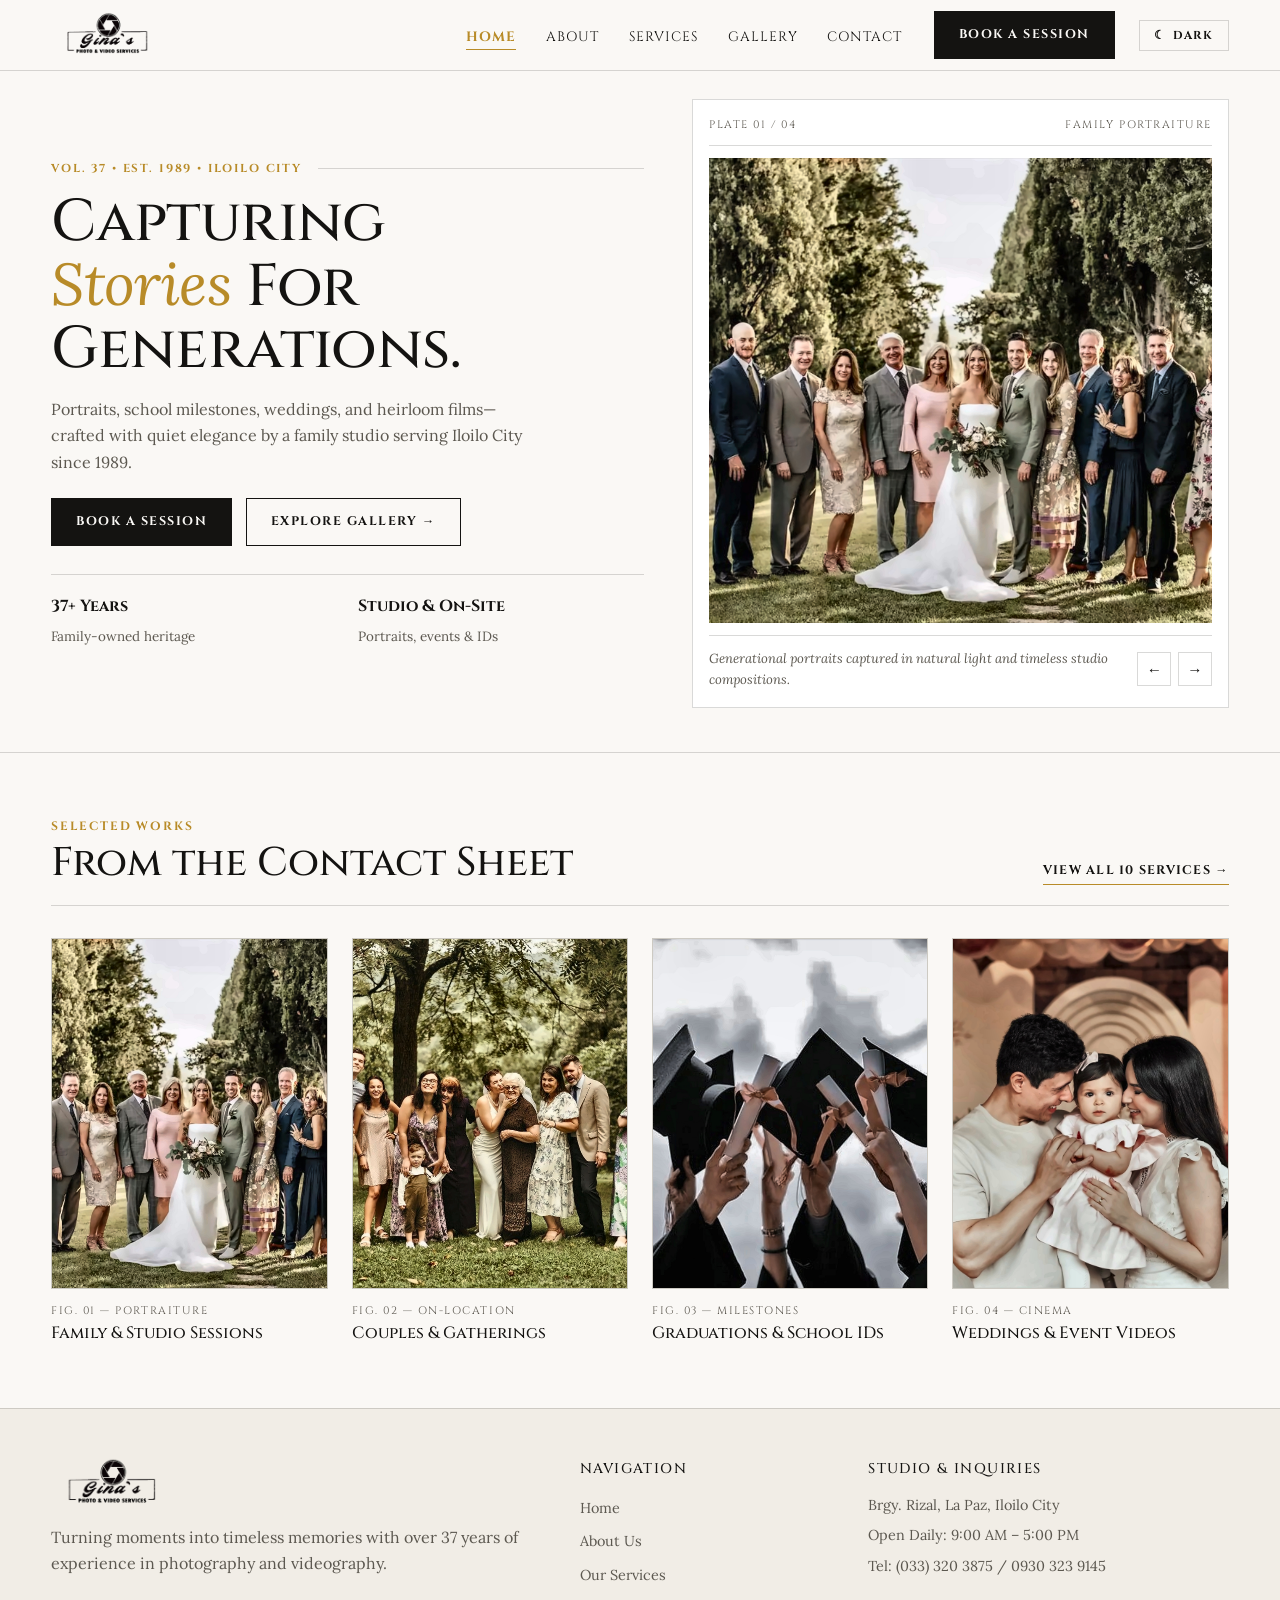
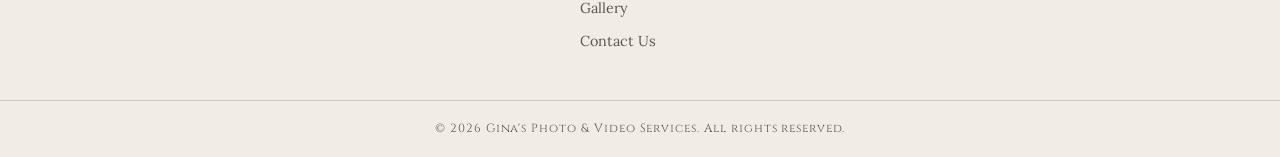
<file: index.html>
<!DOCTYPE html>
<html lang="en">
<head>
  <meta charset="UTF-8">
  <meta name="viewport" content="width=device-width, initial-scale=1.0">
  <title>Gina's Photo &amp; Video Services | Editorial Studio &bull; Iloilo City</title>
  <!-- Google Fonts: Cinzel & Lora -->
  <link rel="preconnect" href="https://fonts.googleapis.com">
  <link rel="preconnect" href="https://fonts.gstatic.com" crossorigin>
  <link href="https://fonts.googleapis.com/css2?family=Cinzel:wght@400..900&family=Lora:ital,wght@0,400..700;1,400..700&display=swap" rel="stylesheet">
  <!-- Shared Stylesheet -->
  <link rel="stylesheet" href="style.css?v=3">
</head>
<body>

  <!-- ================= HEADER / NAVBAR ================= -->
  <header class="site-header">
    <div class="container nav-container">
      <a href="index.html" class="brand-logo">
        <img src="Images/Gina%27s%20logo.jpg" alt="Gina's Photo &amp; Video Services">
      </a>

      <nav class="main-nav" id="mainNav">
        <ul class="nav-links">
          <li><a href="index.html" class="active">Home</a></li>
          <li><a href="about.html">About</a></li>
          <li><a href="services.html">Services</a></li>
          <li><a href="gallery.html">Gallery</a></li>
          <li><a href="contact.html">Contact</a></li>
        </ul>
        <a href="contact.html" class="btn btn-primary nav-cta">Book a Session</a>
      </nav>

      <div class="nav-controls">
        <!-- Theme Toggle (Light / Dark Mode) -->
        <button class="theme-toggle" id="themeToggle" type="button" aria-label="Switch to dark mode">
          <span class="theme-icon" id="themeIcon">&#9790;</span>
          <span class="theme-label" id="themeLabel">Dark</span>
        </button>

        <!-- Mobile Menu Button -->
        <button class="menu-toggle" id="menuToggle" type="button" aria-label="Toggle navigation" aria-expanded="false">
          &#9776;
        </button>
      </div>
    </div>
  </header>

  <!-- ================= MAIN CONTENT ================= -->
  <main>
    <!-- EDITORIAL SPLIT HERO -->
    <section class="editorial-hero" id="home">
      <div class="container editorial-hero-grid">
        <!-- Left Column: Typography & Story -->
        <div class="editorial-copy">
          <div class="editorial-meta">
            <span class="meta-issue">VOL. 37 &bull; EST. 1989 &bull; ILOILO CITY</span>
            <span class="meta-line"></span>
          </div>

          <h1 class="editorial-title">
            Capturing<br>
            <em>Stories</em> For<br>
            Generations.
          </h1>

          <p class="editorial-lead">
            Portraits, school milestones, weddings, and heirloom films—crafted with quiet elegance by a family studio serving Iloilo City since 1989.
          </p>

          <div class="editorial-actions">
            <a href="contact.html" class="btn btn-primary">Book a Session</a>
            <a href="gallery.html" class="btn btn-editorial-outline">Explore Gallery &rarr;</a>
          </div>

          <div class="editorial-footnotes">
            <div class="footnote-item">
              <strong>37+ Years</strong>
              <span>Family-owned heritage</span>
            </div>
            <div class="footnote-item">
              <strong>Studio &amp; On-Site</strong>
              <span>Portraits, events &amp; IDs</span>
            </div>
          </div>
        </div>

        <!-- Right Column: Framed Interactive Gallery Plate -->
        <div class="editorial-showcase">
          <div class="plate-frame" id="plateFrame">
            <div class="plate-header">
              <span id="plateNumber">PLATE 01 / 04</span>
              <span id="plateCategory">FAMILY PORTRAITURE</span>
            </div>

            <div class="plate-image-wrap">
              <img id="plateImage" src="Images/example1-hd-upscale.jpg" alt="Family portrait captured by Gina's Photo & Video Services">
            </div>

            <div class="plate-footer">
              <p id="plateCaption">Generational portraits captured in natural light and timeless studio compositions.</p>
              <div class="plate-controls">
                <button type="button" class="plate-btn" id="prevPlate" aria-label="Previous plate">&larr;</button>
                <button type="button" class="plate-btn" id="nextPlate" aria-label="Next plate">&rarr;</button>
              </div>
            </div>
          </div>
        </div>
      </div>
    </section>

    <!-- CURATED CONTACT SHEET / GALLERY PREVIEW -->
    <section class="contact-sheet-section">
      <div class="container">
        <div class="sheet-header">
          <div>
            <span class="eyebrow">Selected Works</span>
            <h2>From the Contact Sheet</h2>
          </div>
          <a href="services.html" class="editorial-link">View All 10 Services &rarr;</a>
        </div>

        <div class="contact-sheet-grid">
          <article class="sheet-card" data-plate="0">
            <div class="sheet-img-box">
              <img src="Images/example1-hd-upscale.jpg" alt="Generational Family Portraits" loading="lazy">
            </div>
            <div class="sheet-meta">
              <span>FIG. 01 &mdash; PORTRAITURE</span>
              <h3>Family &amp; Studio Sessions</h3>
            </div>
          </article>

          <article class="sheet-card" data-plate="1">
            <div class="sheet-img-box">
              <img src="Images/example2-hd-upscale.jpg" alt="On-location couple and group sessions" loading="lazy">
            </div>
            <div class="sheet-meta">
              <span>FIG. 02 &mdash; ON-LOCATION</span>
              <h3>Couples &amp; Gatherings</h3>
            </div>
          </article>

          <article class="sheet-card" data-plate="2">
            <div class="sheet-img-box">
              <img src="Images/example3-hd-upscale.jpg" alt="School photos and graduations" loading="lazy">
            </div>
            <div class="sheet-meta">
              <span>FIG. 03 &mdash; MILESTONES</span>
              <h3>Graduations &amp; School IDs</h3>
            </div>
          </article>

          <article class="sheet-card" data-plate="3">
            <div class="sheet-img-box">
              <img src="Images/example4-hd-upscale.jpg" alt="Weddings and celebration films" loading="lazy">
            </div>
            <div class="sheet-meta">
              <span>FIG. 04 &mdash; CINEMA</span>
              <h3>Weddings &amp; Event Videos</h3>
            </div>
          </article>
        </div>
      </div>
    </section>
  </main>

  <!-- ================= FOOTER ================= -->
  <footer class="site-footer">
    <div class="container footer-grid">
      <div class="footer-brand">
        <img src="Images/Gina%27s%20logo.jpg" alt="Gina's Photo &amp; Video Services Logo" class="footer-logo">
        <p>Turning moments into timeless memories with over 37 years of experience in photography and videography.</p>
      </div>

      <div class="footer-links">
        <h4>Navigation</h4>
        <ul>
          <li><a href="index.html">Home</a></li>
          <li><a href="about.html">About Us</a></li>
          <li><a href="services.html">Our Services</a></li>
          <li><a href="gallery.html">Gallery</a></li>
          <li><a href="contact.html">Contact Us</a></li>
        </ul>
      </div>

      <div class="footer-contact">
        <h4>Studio &amp; Inquiries</h4>
        <p>Brgy. Rizal, La Paz, Iloilo City</p>
        <p>Open Daily: 9:00 AM &ndash; 5:00 PM</p>
        <p>Tel: <a href="tel:+63333203875">(033) 320 3875</a> / <a href="tel:09303239145">0930 323 9145</a></p>
      </div>
    </div>

    <div class="footer-bottom">
      <p>&copy; 2026 Gina's Photo &amp; Video Services. All rights reserved.</p>
    </div>
  </footer>

  <!-- Shared JavaScript -->
  <script src="script.js?v=3"></script>
</body>
</html>
</file>
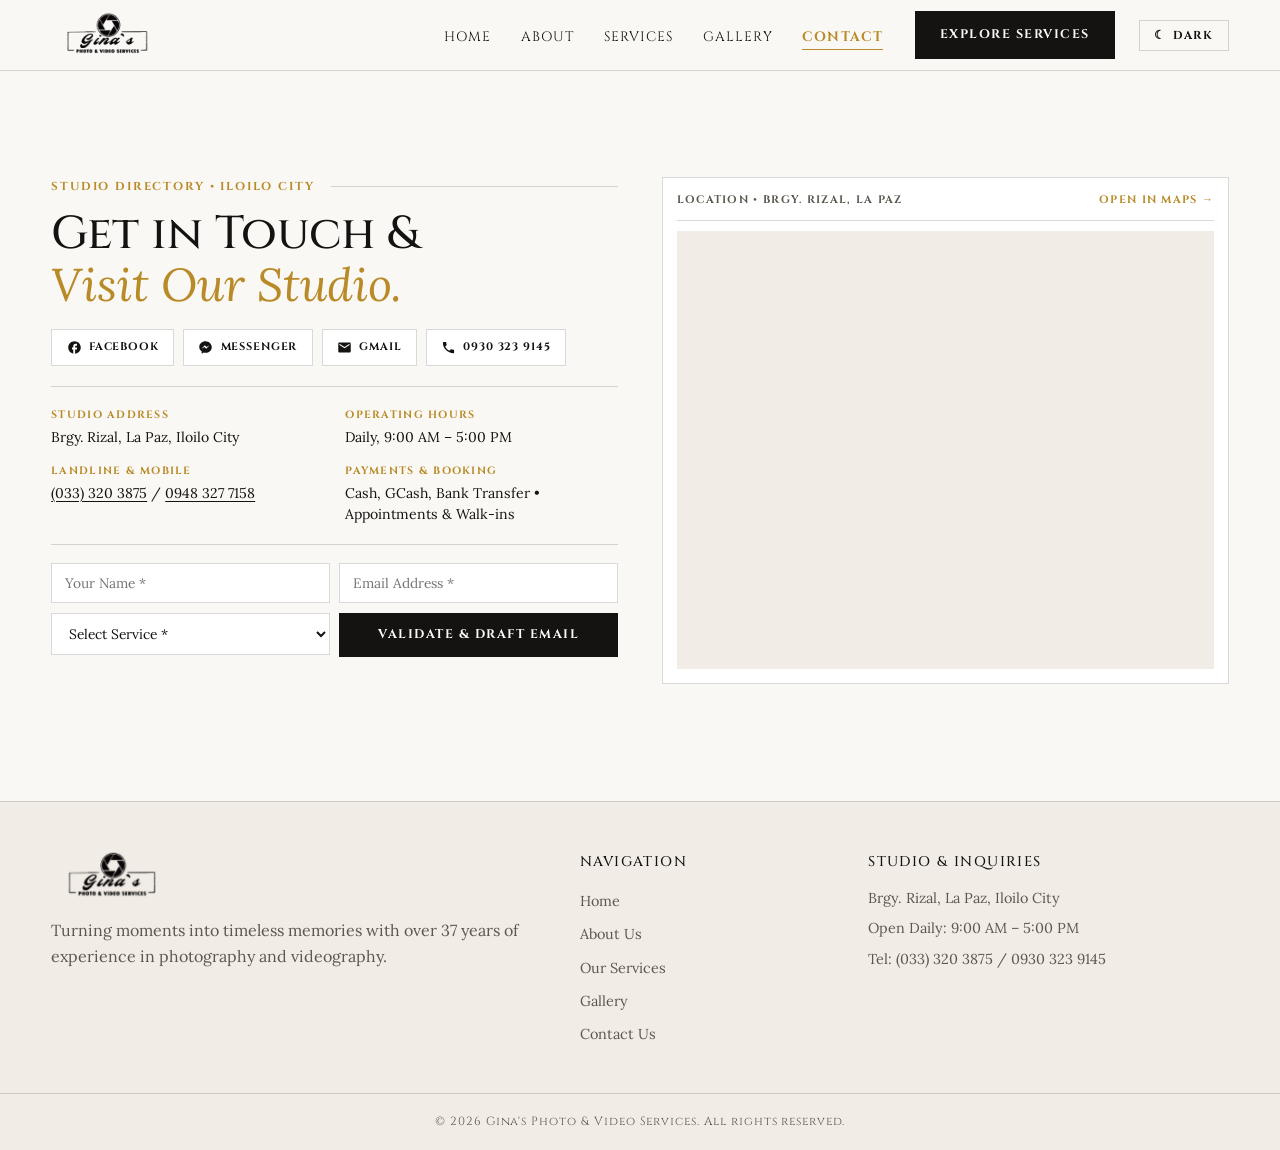
<file: contact.html>
<!DOCTYPE html>
<html lang="en">
<head>
  <meta charset="UTF-8">
  <meta name="viewport" content="width=device-width, initial-scale=1.0">
  <title>Contact &amp; Location | Gina's Photo &amp; Video Services &bull; Iloilo City</title>
  <link rel="preconnect" href="https://fonts.googleapis.com">
  <link rel="preconnect" href="https://fonts.gstatic.com" crossorigin>
  <link href="https://fonts.googleapis.com/css2?family=Cinzel:wght@400..900&family=Lora:ital,wght@0,400..700;1,400..700&display=swap" rel="stylesheet">
  <link rel="stylesheet" href="style.css?v=14">
</head>
<body class="contact-page">

  <!-- ================= HEADER / NAVBAR ================= -->
  <header class="site-header">
    <div class="container nav-container">
      <a href="index.html" class="brand-logo">
        <img src="Images/Gina%27s%20logo.jpg" alt="Gina's Photo &amp; Video Services">
      </a>

      <nav class="main-nav" id="mainNav">
        <ul class="nav-links">
          <li><a href="index.html">Home</a></li>
          <li><a href="about.html">About</a></li>
          <li><a href="services.html">Services</a></li>
          <li><a href="gallery.html">Gallery</a></li>
          <li><a href="contact.html" class="active">Contact</a></li>
        </ul>
        <a href="services.html" class="btn btn-primary nav-cta">Explore Services</a>
      </nav>

      <div class="nav-controls">
        <button class="theme-toggle" id="themeToggle" type="button" aria-label="Switch to dark mode">
          <span class="theme-icon" id="themeIcon">&#9790;</span>
          <span class="theme-label" id="themeLabel">Dark</span>
        </button>

        <button class="menu-toggle" id="menuToggle" type="button" aria-label="Toggle navigation" aria-expanded="false">
          &#9776;
        </button>
      </div>
    </div>
  </header>

  <!-- ================= MAIN CONTENT ================= -->
  <main>
    <section class="contact-onepage">
      <div class="container contact-split-grid">
        <!-- Left Side: Details, Direct App Links & Compact Validated Inquiry Form -->
        <div class="contact-left-panel">
          <div class="editorial-meta">
            <span class="meta-issue">STUDIO DIRECTORY &bull; ILOILO CITY</span>
            <span class="meta-line"></span>
          </div>

          <h1>
            Get in Touch &amp;<br>
            <em>Visit Our Studio.</em>
          </h1>

          <!-- Direct App Buttons -->
          <div class="contact-quick-apps">
            <a href="https://www.facebook.com/search/top?q=Gina%27s%20Photo%20%26%20Video%20Services" target="_blank" rel="noopener noreferrer" class="quick-app-pill">
              <svg viewBox="0 0 24 24" width="15" height="15" fill="currentColor" aria-hidden="true"><path d="M22 12c0-5.52-4.48-10-10-10S2 6.48 2 12c0 4.84 3.44 8.87 8 9.8V15H8v-3h2V9.5C10 7.57 11.57 6 13.5 6H16v3h-2c-.55 0-1 .45-1 1v2h3v3h-3v6.95c5.05-.5 9-4.76 9-9.95z"/></svg>
              <span>Facebook</span>
            </a>
            <a href="https://m.me/" target="_blank" rel="noopener noreferrer" class="quick-app-pill">
              <svg viewBox="0 0 24 24" width="15" height="15" fill="currentColor" aria-hidden="true"><path d="M12 2C6.48 2 2 6.03 2 11c0 2.87 1.5 5.43 3.84 7.08V22l3.52-1.93c.85.24 1.73.37 2.64.37 5.52 0 10-4.03 10-9S17.52 2 12 2zm1.06 12.11-2.55-2.72-4.97 2.72 5.47-5.81 2.61 2.72 4.91-2.72-5.47 5.81z"/></svg>
              <span>Messenger</span>
            </a>
            <a href="mailto:gina.photovidservices@gmail.com" class="quick-app-pill">
              <svg viewBox="0 0 24 24" width="15" height="15" fill="currentColor" aria-hidden="true"><path d="M20 4H4c-1.1 0-2 .9-2 2v12c0 1.1.9 2 2 2h16c1.1 0 2-.9 2-2V6c0-1.1-.9-2-2-2zm0 4-8 5-8-5V6l8 5 8-5v2z"/></svg>
              <span>Gmail</span>
            </a>
            <a href="tel:09303239145" class="quick-app-pill">
              <svg viewBox="0 0 24 24" width="15" height="15" fill="currentColor" aria-hidden="true"><path d="M6.62 10.79a15.05 15.05 0 0 0 6.59 6.59l2.2-2.2c.27-.27.67-.36 1.02-.24 1.12.37 2.33.57 3.57.57.55 0 1 .45 1 1V20c0 .55-.45 1-1 1-9.39 0-17-7.61-17-17 0-.55.45-1 1-1h3.5c.55 0 1 .45 1 1 0 1.25.2 2.45.57 3.57.11.35.03.74-.25 1.02l-2.2 2.2z"/></svg>
              <span>0930 323 9145</span>
            </a>
          </div>

          <!-- Studio Details -->
          <dl class="studio-compact-grid">
            <div>
              <dt>Studio Address</dt>
              <dd>Brgy. Rizal, La Paz, Iloilo City</dd>
            </div>
            <div>
              <dt>Operating Hours</dt>
              <dd>Daily, 9:00 AM &ndash; 5:00 PM</dd>
            </div>
            <div>
              <dt>Landline &amp; Mobile</dt>
              <dd><a href="tel:+63333203875">(033) 320 3875</a> / <a href="tel:09483277158">0948 327 7158</a></dd>
            </div>
            <div>
              <dt>Payments &amp; Booking</dt>
              <dd>Cash, GCash, Bank Transfer &bull; Appointments &amp; Walk-ins</dd>
            </div>
          </dl>

          <!-- Compact Validated Inquiry Form -->
          <form id="contactValidationForm" class="compact-inquiry-form" novalidate>
            <div class="compact-form-row">
              <div>
                <label for="inqName" class="sr-only">Your Name</label>
                <input type="text" id="inqName" placeholder="Your Name *" required>
              </div>
              <div>
                <label for="inqEmail" class="sr-only">Email Address</label>
                <input type="email" id="inqEmail" placeholder="Email Address *" required>
              </div>
            </div>
            <div class="compact-form-row">
              <div>
                <label for="inqService" class="sr-only">Select Service</label>
                <select id="inqService" required>
                  <option value="">Select Service *</option>
                  <option value="Event Photography & Videography">Event Photography &amp; Videography</option>
                  <option value="Wedding Coverage">Wedding Coverage</option>
                  <option value="Birthday & Debut Coverage">Birthday &amp; Debut Coverage</option>
                  <option value="Graduation Photography">Graduation Photography</option>
                  <option value="Portrait & Studio Photography">Portrait &amp; Studio Photography</option>
                  <option value="Photo & Video Editing">Photo &amp; Video Editing</option>
                  <option value="Photo Printing & ID Pictures">Photo Printing &amp; ID Pictures</option>
                </select>
              </div>
              <button type="submit" class="btn btn-primary">Validate &amp; Draft Email</button>
            </div>
            <p class="form-status-msg" id="formStatusMsg" role="status" aria-live="polite"></p>
          </form>
        </div>

        <!-- Right Side: Embedded Google Map -->
        <div class="contact-right-map">
          <div class="map-card-header">
            <span>LOCATION &bull; BRGY. RIZAL, LA PAZ</span>
            <a href="https://www.google.com/maps/search/?api=1&query=Brgy.+Rizal,+La+Paz,+Iloilo+City" target="_blank" rel="noopener noreferrer">Open in Maps &rarr;</a>
          </div>

          <div class="map-frame-wrapper">
            <iframe
              title="Map showing Brgy. Rizal, La Paz, Iloilo City"
              src="https://maps.google.com/maps?q=Brgy.%20Rizal,%20La%20Paz,%20Iloilo%20City,%20Philippines&t=&z=16&ie=UTF8&iwloc=&output=embed"
              loading="lazy"
              referrerpolicy="no-referrer-when-downgrade"
              allowfullscreen>
            </iframe>
          </div>
        </div>
      </div>
    </section>
  </main>

  <!-- ================= FOOTER ================= -->
  <footer class="site-footer">
    <div class="container footer-grid">
      <div class="footer-brand">
        <img src="Images/Gina%27s%20logo.jpg" alt="Gina's Photo &amp; Video Services Logo" class="footer-logo">
        <p>Turning moments into timeless memories with over 37 years of experience in photography and videography.</p>
      </div>

      <div class="footer-links">
        <h4>Navigation</h4>
        <ul>
          <li><a href="index.html">Home</a></li>
          <li><a href="about.html">About Us</a></li>
          <li><a href="services.html">Our Services</a></li>
          <li><a href="gallery.html">Gallery</a></li>
          <li><a href="contact.html">Contact Us</a></li>
        </ul>
      </div>

      <div class="footer-contact">
        <h4>Studio &amp; Inquiries</h4>
        <p>Brgy. Rizal, La Paz, Iloilo City</p>
        <p>Open Daily: 9:00 AM &ndash; 5:00 PM</p>
        <p>Tel: <a href="tel:+63333203875">(033) 320 3875</a> / <a href="tel:09303239145">0930 323 9145</a></p>
      </div>
    </div>

    <div class="footer-bottom">
      <p>&copy; 2026 Gina's Photo &amp; Video Services. All rights reserved.</p>
    </div>
  </footer>

  <script src="script.js?v=14"></script>
</body>
</html>
</file>
<file: style.css>
/* ================= GLOBAL VARIABLES & EDITORIAL THEME TOKENS ================= */
:root {
  /* Default: Editorial Light / Magazine Paper */
  --bg-primary: #faf8f5;
  --bg-secondary: #ffffff;
  --bg-subtle: #f1ede6;
  --text-primary: #141311;
  --text-muted: #5c5850;
  --border-hairline: rgba(20, 19, 17, 0.16);
  --border-strong: #141311;

  /* Accents */
  --accent-gold: #b88b28;
  --accent-gold-bg: #d4a638;
  --btn-bg: #141311;
  --btn-text: #faf8f5;
  --btn-hover: #b88b28;

  /* Typography */
  --font-heading: 'Cinzel', Georgia, serif;
  --font-body: 'Lora', Georgia, serif;
}

/* Dark Mode: Monochrome Gallery / Darkroom */
[data-theme="dark"] {
  --bg-primary: #11100f;
  --bg-secondary: #181715;
  --bg-subtle: #1e1c1a;
  --text-primary: #f5f2eb;
  --text-muted: #a8a298;
  --border-hairline: rgba(245, 242, 235, 0.16);
  --border-strong: #f5f2eb;

  --accent-gold: #e5b822;
  --accent-gold-bg: #e5b822;
  --btn-bg: #e5b822;
  --btn-text: #11100f;
  --btn-hover: #cfa317;
}

/* ================= RESET & BASE ================= */
*,
*::before,
*::after {
  margin: 0;
  padding: 0;
  box-sizing: border-box;
}

html,
body {
  height: 100%;
}

body {
  font-family: var(--font-body);
  background-color: var(--bg-primary);
  color: var(--text-primary);
  line-height: 1.65;
  display: flex;
  flex-direction: column;
  min-height: 100vh;
  transition: background-color 0.3s ease, color 0.3s ease;
}

h1,
h2,
h3,
h4 {
  font-family: var(--font-heading);
  font-weight: 500;
}

a {
  text-decoration: none;
  color: inherit;
}

main {
  flex: 1;
}

.container {
  width: 92%;
  max-width: 1240px;
  margin: 0 auto;
}

:focus-visible {
  outline: 2px solid var(--accent-gold);
  outline-offset: 3px;
}

/* ================= HEADER / NAVBAR ================= */
.site-header {
  background-color: var(--bg-primary);
  border-bottom: 1px solid var(--border-hairline);
  padding: 0.7rem 0;
  position: sticky;
  top: 0;
  z-index: 1000;
  transition: background-color 0.3s ease, border-color 0.3s ease;
}

.nav-container {
  display: flex;
  justify-content: space-between;
  align-items: center;
  gap: 1.5rem;
}

.brand-logo img {
  height: 48px;
  width: auto;
  display: block;
  mix-blend-mode: multiply;
}

[data-theme="dark"] .brand-logo img {
  mix-blend-mode: normal;
  background-color: #ffffff;
  padding: 3px 8px;
  border-radius: 3px;
}

.main-nav {
  display: flex;
  align-items: center;
  gap: 2rem;
  margin-left: auto;
}

.nav-links {
  list-style: none;
  display: flex;
  gap: 1.85rem;
}

.nav-links a {
  font-family: var(--font-heading);
  font-size: 0.85rem;
  letter-spacing: 0.08em;
  text-transform: uppercase;
  position: relative;
  padding-bottom: 4px;
  transition: color 0.2s ease;
}

.nav-links a::after {
  content: "";
  position: absolute;
  left: 0;
  bottom: 0;
  width: 0;
  height: 1px;
  background-color: var(--accent-gold);
  transition: width 0.25s ease;
}

.nav-links a:hover::after,
.nav-links a.active::after {
  width: 100%;
}

.nav-links a.active {
  color: var(--accent-gold);
  font-weight: 700;
}

.nav-controls {
  display: flex;
  align-items: center;
  gap: 0.75rem;
}

/* Theme Toggle */
.theme-toggle {
  display: inline-flex;
  align-items: center;
  gap: 0.4rem;
  background: transparent;
  color: var(--text-primary);
  border: 1px solid var(--border-hairline);
  padding: 0.45rem 0.9rem;
  font-family: var(--font-heading);
  font-size: 0.72rem;
  font-weight: 700;
  letter-spacing: 0.1em;
  text-transform: uppercase;
  cursor: pointer;
  transition: border-color 0.2s ease, color 0.2s ease;
}

.theme-toggle:hover {
  border-color: var(--accent-gold);
  color: var(--accent-gold);
}

.menu-toggle {
  display: none;
  background: none;
  border: none;
  color: var(--text-primary);
  font-size: 1.65rem;
  cursor: pointer;
}

/* ================= BUTTONS ================= */
.btn {
  display: inline-block;
  font-family: var(--font-heading);
  font-size: 0.78rem;
  font-weight: 700;
  letter-spacing: 0.12em;
  text-transform: uppercase;
  padding: 0.78rem 1.5rem;
  border: 1px solid var(--btn-bg);
  cursor: pointer;
  transition: background-color 0.25s ease, color 0.25s ease, border-color 0.25s ease;
}

.btn-primary {
  background-color: var(--btn-bg);
  color: var(--btn-text);
}

.btn-primary:hover {
  background-color: var(--btn-hover);
  border-color: var(--btn-hover);
  color: #11100f;
}

.btn-editorial-outline {
  background-color: transparent;
  color: var(--text-primary);
  border-color: var(--border-strong);
}

.btn-editorial-outline:hover {
  background-color: var(--text-primary);
  color: var(--bg-primary);
}

/* ================= EDITORIAL SPLIT HERO (LIFTED & COMPACT) ================= */
.editorial-hero {
  padding: 1.75rem 0 2.75rem;
  border-bottom: 1px solid var(--border-hairline);
}

.editorial-hero-grid {
  display: grid;
  grid-template-columns: 1.05fr 0.95fr;
  gap: 3rem;
  align-items: center;
}

.editorial-meta {
  display: flex;
  align-items: center;
  gap: 1rem;
  margin-bottom: 0.9rem;
}

.meta-issue {
  font-family: var(--font-heading);
  font-size: 0.72rem;
  font-weight: 700;
  letter-spacing: 0.16em;
  color: var(--accent-gold);
}

.meta-line {
  flex: 1;
  height: 1px;
  background-color: var(--border-hairline);
}

.editorial-title {
  font-size: clamp(2.4rem, 4.6vw, 4.15rem);
  line-height: 1.04;
  letter-spacing: -0.01em;
  margin-bottom: 1rem;
}

.editorial-title em {
  font-family: var(--font-body);
  font-style: italic;
  font-weight: 400;
  color: var(--accent-gold);
}

.editorial-lead {
  font-size: 1rem;
  color: var(--text-muted);
  max-width: 480px;
  margin-bottom: 1.45rem;
}

.editorial-actions {
  display: flex;
  flex-wrap: wrap;
  gap: 0.85rem;
  margin-bottom: 1.75rem;
}

.editorial-footnotes {
  display: grid;
  grid-template-columns: 1fr 1fr;
  gap: 1.25rem;
  padding-top: 1.15rem;
  border-top: 1px solid var(--border-hairline);
}

.footnote-item strong {
  display: block;
  font-family: var(--font-heading);
  font-size: 1rem;
  margin-bottom: 0.15rem;
}

.footnote-item span {
  font-size: 0.84rem;
  color: var(--text-muted);
}

/* Right Column: Magazine Plate Frame */
.plate-frame {
  background-color: var(--bg-secondary);
  border: 1px solid var(--border-hairline);
  padding: 1rem;
}

.plate-header {
  display: flex;
  justify-content: space-between;
  font-family: var(--font-heading);
  font-size: 0.68rem;
  letter-spacing: 0.14em;
  color: var(--text-muted);
  padding-bottom: 0.65rem;
  border-bottom: 1px solid var(--border-hairline);
  margin-bottom: 0.75rem;
}

.plate-image-wrap {
  aspect-ratio: 4 / 3.7;
  overflow: hidden;
  background-color: var(--bg-subtle);
}

.plate-image-wrap img {
  width: 100%;
  height: 100%;
  object-fit: cover;
  display: block;
  transition: opacity 0.3s ease, transform 0.6s ease;
}

.plate-frame:hover .plate-image-wrap img {
  transform: scale(1.02);
}

.plate-footer {
  display: flex;
  justify-content: space-between;
  align-items: center;
  gap: 1rem;
  padding-top: 0.75rem;
  margin-top: 0.75rem;
  border-top: 1px solid var(--border-hairline);
}

.plate-footer p {
  font-size: 0.82rem;
  font-style: italic;
  color: var(--text-muted);
}

.plate-controls {
  display: flex;
  gap: 0.4rem;
  flex-shrink: 0;
}

.plate-btn {
  width: 34px;
  height: 34px;
  background: transparent;
  color: var(--text-primary);
  border: 1px solid var(--border-hairline);
  cursor: pointer;
  font-size: 0.95rem;
  transition: background-color 0.2s ease, color 0.2s ease, border-color 0.2s ease;
}

.plate-btn:hover {
  background-color: var(--text-primary);
  color: var(--bg-primary);
  border-color: var(--text-primary);
}

/* ================= CONTACT SHEET SECTION ================= */
.contact-sheet-section {
  padding: 4rem 0;
}

.sheet-header {
  display: flex;
  justify-content: space-between;
  align-items: flex-end;
  padding-bottom: 1.25rem;
  margin-bottom: 2rem;
  border-bottom: 1px solid var(--border-hairline);
}

.eyebrow {
  display: block;
  font-family: var(--font-heading);
  font-size: 0.75rem;
  font-weight: 700;
  letter-spacing: 0.16em;
  text-transform: uppercase;
  color: var(--accent-gold);
  margin-bottom: 0.3rem;
}

.sheet-header h2 {
  font-size: clamp(1.75rem, 3.2vw, 2.5rem);
  line-height: 1.1;
}

.editorial-link {
  font-family: var(--font-heading);
  font-size: 0.78rem;
  font-weight: 700;
  letter-spacing: 0.1em;
  text-transform: uppercase;
  border-bottom: 1px solid var(--accent-gold);
  padding-bottom: 3px;
  transition: color 0.2s ease;
}

.editorial-link:hover {
  color: var(--accent-gold);
}

.contact-sheet-grid {
  display: grid;
  grid-template-columns: repeat(4, 1fr);
  gap: 1.5rem;
}

.sheet-card {
  cursor: pointer;
}

.sheet-img-box {
  aspect-ratio: 3 / 3.8;
  overflow: hidden;
  border: 1px solid var(--border-hairline);
  margin-bottom: 0.85rem;
  background-color: var(--bg-subtle);
}

.sheet-img-box img {
  width: 100%;
  height: 100%;
  object-fit: cover;
  display: block;
  transition: transform 0.5s ease;
}

.sheet-card:hover .sheet-img-box img {
  transform: scale(1.04);
}

.sheet-meta span {
  display: block;
  font-family: var(--font-heading);
  font-size: 0.68rem;
  letter-spacing: 0.14em;
  color: var(--text-muted);
  margin-bottom: 0.2rem;
}

.sheet-meta h3 {
  font-size: 1.02rem;
  line-height: 1.3;
}

/* ================= FOOTER ================= */
.site-footer {
  background-color: var(--bg-subtle);
  color: var(--text-muted);
  border-top: 1px solid var(--border-hairline);
  padding-top: 3rem;
}

.footer-grid {
  display: grid;
  grid-template-columns: 2fr 1fr 1.5fr;
  gap: 3rem;
  padding-bottom: 2.5rem;
}

.footer-logo {
  height: 52px;
  width: auto;
  margin-bottom: 0.9rem;
  display: block;
  mix-blend-mode: multiply;
}

[data-theme="dark"] .footer-logo {
  mix-blend-mode: normal;
  background-color: #ffffff;
  padding: 3px 8px;
  border-radius: 3px;
}

.footer-links h4,
.footer-contact h4 {
  color: var(--text-primary);
  font-size: 0.88rem;
  letter-spacing: 0.1em;
  text-transform: uppercase;
  margin-bottom: 0.85rem;
}

.footer-links ul {
  list-style: none;
}

.footer-links li {
  margin-bottom: 0.4rem;
}

.footer-links a,
.footer-contact a {
  font-size: 0.9rem;
  transition: color 0.2s ease;
}

.footer-links a:hover,
.footer-contact a:hover {
  color: var(--accent-gold);
}

.footer-contact p {
  font-size: 0.9rem;
  margin-bottom: 0.4rem;
}

.footer-bottom {
  text-align: center;
  padding: 1.15rem 0;
  border-top: 1px solid var(--border-hairline);
  font-family: var(--font-heading);
  font-size: 0.74rem;
  letter-spacing: 0.08em;
}

/* ================= RESPONSIVE ================= */
@media (max-width: 960px) {
  .editorial-hero-grid {
    grid-template-columns: 1fr;
    gap: 2rem;
  }

  .contact-sheet-grid {
    grid-template-columns: repeat(2, 1fr);
  }
}

@media (max-width: 820px) {
  .menu-toggle {
    display: block;
  }

  .main-nav {
    display: none;
    flex-direction: column;
    position: absolute;
    top: 100%;
    left: 0;
    width: 100%;
    background-color: var(--bg-primary);
    padding: 1.5rem;
    border-bottom: 1px solid var(--border-hairline);
  }

  .main-nav.show {
    display: flex;
  }

  .nav-links {
    flex-direction: column;
    align-items: center;
    gap: 1rem;
  }

  .footer-grid {
    grid-template-columns: 1fr;
    gap: 2rem;
  }
}

@media (max-width: 520px) {
  .contact-sheet-grid {
    grid-template-columns: 1fr;
  }

  .sheet-header {
    flex-direction: column;
    align-items: flex-start;
    gap: 0.85rem;
  }

  .theme-label {
    display: none;
  }
}

/* ================= ABOUT PAGE (EDITORIAL LOOKBOOK) ================= */
.about-hero {
  padding: 2.25rem 0 3.5rem;
  border-bottom: 1px solid var(--border-hairline);
}

.about-hero-grid {
  display: grid;
  grid-template-columns: 1.08fr 0.92fr;
  gap: 3rem;
  align-items: center;
}

.about-script {
  font-family: "Great Vibes", cursive;
  font-size: clamp(2.4rem, 4vw, 3.4rem);
  color: var(--accent-gold);
  line-height: 1;
  margin-bottom: 0.35rem;
}

.about-hero-text h1 {
  font-size: clamp(2.2rem, 4.2vw, 3.7rem);
  line-height: 1.08;
  margin-bottom: 1.1rem;
}

.about-hero-text h1 em {
  font-family: var(--font-body);
  font-style: italic;
  font-weight: 400;
  color: var(--accent-gold);
}

.about-hero-desc {
  font-size: 1rem;
  color: var(--text-muted);
  max-width: 500px;
  margin-bottom: 1.65rem;
}

.about-hero-photo {
  aspect-ratio: 4 / 3.4;
  overflow: hidden;
  background-color: var(--bg-subtle);
}

.about-hero-photo img {
  width: 100%;
  height: 100%;
  object-fit: cover;
  display: block;
}

/* Our Story */
.about-story {
  padding: 4.5rem 0;
  border-bottom: 1px solid var(--border-hairline);
}

.about-story-grid {
  display: grid;
  grid-template-columns: 0.95fr 1.15fr;
  gap: 3.5rem;
  align-items: start;
}

.about-story h2 {
  font-size: clamp(1.85rem, 3.4vw, 2.75rem);
  line-height: 1.14;
  margin-bottom: 1rem;
}

.about-line {
  display: block;
  width: 64px;
  height: 2px;
  background-color: var(--accent-gold);
}

.about-story-text p {
  font-size: 1.02rem;
  color: var(--text-muted);
}

.about-story-text strong {
  color: var(--text-primary);
}

.about-story-text p + p {
  margin-top: 1.15rem;
}

.about-facts {
  display: grid;
  grid-template-columns: repeat(3, 1fr);
  list-style: none;
  margin-top: 3rem;
  border-top: 1px solid var(--border-hairline);
  border-bottom: 1px solid var(--border-hairline);
}

.about-facts li {
  padding: 1.75rem 1rem;
  text-align: center;
}

.about-facts li + li {
  border-left: 1px solid var(--border-hairline);
}

.about-fact-number {
  display: block;
  font-family: var(--font-heading);
  font-size: clamp(1.75rem, 3vw, 2.4rem);
  font-weight: 600;
  color: var(--accent-gold);
  margin-bottom: 0.25rem;
}

.about-fact-label {
  display: block;
  font-family: var(--font-heading);
  font-size: 0.74rem;
  letter-spacing: 0.12em;
  text-transform: uppercase;
  color: var(--text-muted);
}

/* Who We Serve */
.about-serve {
  position: relative;
  overflow: hidden;
  background-color: var(--bg-subtle);
  padding: 4.5rem 0;
  border-bottom: 1px solid var(--border-hairline);
}

.about-serve-watermark {
  position: absolute;
  right: -10px;
  bottom: -24px;
  color: transparent;
  -webkit-text-stroke: 1px var(--border-hairline);
  font: 700 clamp(4.5rem, 12vw, 10rem)/1 var(--font-heading);
  white-space: nowrap;
  pointer-events: none;
  user-select: none;
}

.about-serve-inner {
  position: relative;
  z-index: 2;
}

.about-serve-head {
  display: flex;
  justify-content: space-between;
  align-items: flex-end;
  flex-wrap: wrap;
  gap: 1.5rem;
  padding-bottom: 1.5rem;
  margin-bottom: 2rem;
  border-bottom: 1px solid var(--border-hairline);
}

.about-serve-head h2 {
  font-size: clamp(1.8rem, 3.2vw, 2.6rem);
  line-height: 1.12;
}

.about-tabs {
  display: flex;
  gap: 0.6rem;
}

.about-tab {
  padding: 0.65rem 1.25rem;
  border: 1px solid var(--border-hairline);
  background: transparent;
  color: var(--text-primary);
  cursor: pointer;
  font-family: var(--font-heading);
  font-size: 0.75rem;
  font-weight: 700;
  letter-spacing: 0.1em;
  text-transform: uppercase;
  transition: background-color 0.2s ease, color 0.2s ease, border-color 0.2s ease;
}

.about-tab:hover {
  border-color: var(--accent-gold);
}

.about-tab.active {
  background-color: var(--btn-bg);
  color: var(--btn-text);
  border-color: var(--btn-bg);
}

.about-tabpanel {
  display: none;
}

.about-tabpanel.active {
  display: block;
}

.about-tiles {
  display: grid;
  grid-template-columns: repeat(4, 1fr);
  gap: 1rem;
  list-style: none;
}

.about-tiles li {
  min-height: 105px;
  display: flex;
  flex-direction: column;
  justify-content: space-between;
  padding: 1.25rem;
  background-color: var(--bg-secondary);
  border: 1px solid var(--border-hairline);
  transition: transform 0.2s ease, border-color 0.2s ease;
}

.about-tiles li:hover {
  transform: translateY(-3px);
  border-color: var(--accent-gold);
}

.about-tile-num {
  font-family: var(--font-heading);
  font-size: 0.72rem;
  font-weight: 700;
  letter-spacing: 0.12em;
  color: var(--accent-gold);
}

.about-tile-name {
  font-family: var(--font-heading);
  font-size: 0.95rem;
  line-height: 1.3;
  color: var(--text-primary);
}

.about-serve-note {
  margin-top: 1.75rem;
  font-size: 0.92rem;
  color: var(--text-muted);
}

.about-pin {
  display: inline-block;
  width: 8px;
  height: 8px;
  margin-right: 8px;
  border-radius: 50%;
  background-color: var(--accent-gold);
}

/* Booking & Visit Directory */
.about-visit {
  padding: 4.5rem 0;
  border-bottom: 1px solid var(--border-hairline);
}

.about-visit-grid {
  display: grid;
  grid-template-columns: 1fr 1fr;
  gap: 2rem;
}

.about-visit-card {
  padding: 2rem;
  background-color: var(--bg-secondary);
  border: 1px solid var(--border-hairline);
}

.about-visit-card h3 {
  font-size: 1.25rem;
  padding-bottom: 0.85rem;
  margin-bottom: 1.25rem;
  border-bottom: 1px solid var(--border-hairline);
}

.about-visit-card dl {
  display: grid;
  grid-template-columns: 145px 1fr;
  gap: 0.9rem 1rem;
}

.about-visit-card dt {
  font-family: var(--font-heading);
  font-size: 0.76rem;
  font-weight: 700;
  letter-spacing: 0.08em;
  text-transform: uppercase;
  color: var(--accent-gold);
  padding-top: 2px;
}

.about-visit-card dd {
  font-size: 0.92rem;
  color: var(--text-muted);
}

.about-visit-card dd a {
  color: var(--text-primary);
  border-bottom: 1px solid var(--border-hairline);
  transition: color 0.2s ease, border-color 0.2s ease;
}

.about-visit-card dd a:hover {
  color: var(--accent-gold);
  border-color: var(--accent-gold);
}

/* About CTA */
.about-cta {
  padding: 4.5rem 0;
  text-align: center;
}

.about-cta-inner {
  max-width: 640px;
}

.about-cta h2 {
  font-size: clamp(2rem, 3.8vw, 3rem);
  line-height: 1.12;
  margin: 0.35rem 0 0.85rem;
}

.about-cta p {
  color: var(--text-muted);
  margin-bottom: 1.75rem;
}

.about-cta-buttons {
  display: flex;
  justify-content: center;
  flex-wrap: wrap;
  gap: 1rem;
}

/* About Responsive */
@media (max-width: 960px) {
  .about-hero-grid,
  .about-story-grid,
  .about-visit-grid {
    grid-template-columns: 1fr;
    gap: 2rem;
  }

  .about-tiles {
    grid-template-columns: repeat(2, 1fr);
  }
}

@media (max-width: 560px) {
  .about-facts {
    grid-template-columns: 1fr;
  }

  .about-facts li + li {
    border-left: none;
    border-top: 1px solid var(--border-hairline);
  }

  .about-tiles {
    grid-template-columns: 1fr;
  }

  .about-visit-card dl {
    grid-template-columns: 1fr;
    gap: 0.35rem;
  }

  .about-visit-card dd {
    margin-bottom: 0.75rem;
  }
}

.about-hero-single {
  max-width: 780px;
  padding: 0.75rem 0;
}

.about-hero-single h1 {
  font-size: clamp(2.4rem, 4.8vw, 4.2rem);
  line-height: 1.08;
  margin-bottom: 1.15rem;
}

.about-hero-single h1 em {
  font-family: var(--font-body);
  font-style: italic;
  font-weight: 400;
  color: var(--accent-gold);
}

.about-hero-single .about-hero-desc {
  max-width: 620px;
}

/* Clean Frameless Hero Photo on About Page */
.about-hero-photo {
  aspect-ratio: 4 / 3.6;
  overflow: hidden;
  border: 1px solid var(--border-hairline);
  background-color: var(--bg-subtle);
}

.about-hero-photo img {
  width: 100%;
  height: 100%;
  object-fit: cover;
  display: block;
}

.about-visit {
  border-bottom: none;
}

/* ================= SERVICES PAGE (EDITORIAL LOOKBOOK + MODAL) ================= */
.sr-only {
  position: absolute;
  width: 1px;
  height: 1px;
  overflow: hidden;
  clip: rect(0, 0, 0, 0);
}

.services-hero {
  padding: 2.25rem 0 3rem;
  border-bottom: 1px solid var(--border-hairline);
}

.services-hero-grid {
  display: grid;
  grid-template-columns: 1.05fr 0.95fr;
  gap: 3rem;
  align-items: center;
}

.services-hero h1 {
  font-size: clamp(2.3rem, 4.4vw, 3.85rem);
  line-height: 1.06;
  margin-bottom: 1.1rem;
}

.services-hero h1 em {
  font-family: var(--font-body);
  font-style: italic;
  font-weight: 400;
  color: var(--accent-gold);
}

.services-hero .hero-copy {
  font-size: 1.02rem;
  color: var(--text-muted);
  max-width: 520px;
  margin-bottom: 1.65rem;
}

.services-hero-photo {
  aspect-ratio: 4 / 3.1;
  overflow: hidden;
  border: 1px solid var(--border-hairline);
  background-color: var(--bg-subtle);
}

.services-hero-photo img {
  width: 100%;
  height: 100%;
  object-fit: cover;
  display: block;
}

/* Services Header, Filter & Sort Toolbar */
.services-section {
  padding: 4rem 0;
  border-bottom: 1px solid var(--border-hairline);
}

.services-toolbar-head {
  padding-bottom: 1.5rem;
  margin-bottom: 2rem;
  border-bottom: 1px solid var(--border-hairline);
}

.services-toolbar-head h2 {
  font-size: clamp(1.85rem, 3.2vw, 2.6rem);
  line-height: 1.1;
  margin-bottom: 0.35rem;
}

.services-subhint {
  font-size: 0.9rem;
  color: var(--text-muted);
  font-style: italic;
  margin-bottom: 1.35rem;
}

.services-controls-bar {
  display: flex;
  justify-content: space-between;
  align-items: center;
  flex-wrap: wrap;
  gap: 1rem;
}

.service-filters {
  display: flex;
  flex-wrap: wrap;
  gap: 0.5rem;
}

.filter-btn {
  padding: 0.52rem 0.95rem;
  border: 1px solid var(--border-hairline);
  background: transparent;
  color: var(--text-primary);
  font-family: var(--font-heading);
  font-size: 0.7rem;
  font-weight: 700;
  letter-spacing: 0.08em;
  text-transform: uppercase;
  white-space: nowrap;
  cursor: pointer;
  transition: background-color 0.2s ease, color 0.2s ease, border-color 0.2s ease;
}

.filter-btn:hover {
  border-color: var(--accent-gold);
}

.filter-btn.active {
  background-color: var(--btn-bg);
  color: var(--btn-text);
  border-color: var(--btn-bg);
}

.service-sort-select {
  padding: 0.52rem 0.95rem;
  border: 1px solid var(--border-hairline);
  background-color: var(--bg-secondary);
  color: var(--text-primary);
  font-family: var(--font-heading);
  font-size: 0.7rem;
  font-weight: 700;
  letter-spacing: 0.08em;
  text-transform: uppercase;
  cursor: pointer;
}

.service-sort-select:focus {
  border-color: var(--accent-gold);
  outline: none;
}

/* Service Cards Grid */
.service-grid {
  display: grid;
  grid-template-columns: repeat(2, 1fr);
  gap: 1.5rem;
}

.service-card {
  display: grid;
  grid-template-columns: 40% 60%;
  background-color: var(--bg-secondary);
  border: 1px solid var(--border-hairline);
  overflow: hidden;
  cursor: pointer;
  transition: transform 0.25s ease, border-color 0.25s ease, box-shadow 0.25s ease;
}

.service-card.is-hidden {
  display: none;
}

.service-card:hover {
  transform: translateY(-4px);
  border-color: var(--accent-gold);
}

.service-img-wrap {
  min-height: 220px;
  overflow: hidden;
  background-color: var(--bg-subtle);
}

.service-image {
  width: 100%;
  height: 100%;
  object-fit: cover;
  display: block;
  transition: transform 0.5s ease;
}

.service-card:hover .service-image {
  transform: scale(1.05);
}

.service-content {
  padding: 1.45rem;
  display: flex;
  flex-direction: column;
  justify-content: space-between;
}

.service-top {
  display: flex;
  justify-content: space-between;
  align-items: center;
  margin-bottom: 0.65rem;
  padding-bottom: 0.45rem;
  border-bottom: 1px solid var(--border-hairline);
}

.service-number {
  font-family: var(--font-heading);
  font-size: 0.78rem;
  font-weight: 700;
  letter-spacing: 0.12em;
  color: var(--accent-gold);
}

.service-tag {
  font-family: var(--font-heading);
  font-size: 0.65rem;
  letter-spacing: 0.12em;
  text-transform: uppercase;
  color: var(--text-muted);
}

.service-content h3 {
  font-size: 1.12rem;
  line-height: 1.25;
  margin-bottom: 0.45rem;
  color: var(--text-primary);
}

.service-content p {
  font-size: 0.88rem;
  line-height: 1.5;
  color: var(--text-muted);
  margin-bottom: 0.85rem;
}

.card-inspect-hint {
  font-family: var(--font-heading);
  font-size: 0.68rem;
  font-weight: 700;
  letter-spacing: 0.1em;
  text-transform: uppercase;
  color: var(--accent-gold);
}

/* Packages Section */
.packages-section {
  background-color: var(--bg-subtle);
  padding: 4.5rem 0;
}

.packages-layout {
  display: grid;
  grid-template-columns: 0.95fr 1.15fr;
  gap: 3rem;
  align-items: center;
}

.packages-intro h2 {
  font-size: clamp(1.9rem, 3.5vw, 2.8rem);
  line-height: 1.12;
  margin-bottom: 1rem;
}

.packages-intro p {
  font-size: 0.98rem;
  color: var(--text-muted);
}

.pricing-note {
  margin: 1.25rem 0 1.75rem;
  padding-left: 1rem;
  border-left: 2px solid var(--accent-gold);
  font-style: italic;
}

.package-options {
  display: grid;
  grid-template-columns: 1fr 1fr;
  gap: 1.25rem;
}

.package-card {
  background-color: var(--bg-secondary);
  border: 1px solid var(--border-hairline);
  padding: 2rem 1.75rem;
  display: flex;
  flex-direction: column;
  justify-content: space-between;
  min-height: 250px;
}

.package-card-featured {
  border-color: var(--accent-gold);
}

.package-label {
  display: block;
  font-family: var(--font-heading);
  font-size: 0.7rem;
  font-weight: 700;
  letter-spacing: 0.12em;
  text-transform: uppercase;
  color: var(--accent-gold);
  margin-bottom: 0.75rem;
}

.package-card h3 {
  font-size: 1.35rem;
  margin-bottom: 0.65rem;
}

.package-card p {
  font-size: 0.9rem;
  color: var(--text-muted);
  margin-bottom: 1.5rem;
}

.package-card .editorial-link {
  align-self: flex-start;
}

/* ================= SERVICE DETAIL MODAL ================= */
.service-modal {
  position: fixed;
  inset: 0;
  z-index: 2000;
  display: none;
  align-items: center;
  justify-content: center;
  padding: 1.25rem;
}

.service-modal.is-open {
  display: flex;
}

.service-modal-backdrop {
  position: absolute;
  inset: 0;
  background-color: rgba(0, 0, 0, 0.75);
  backdrop-filter: blur(3px);
}

.service-modal-dialog {
  position: relative;
  z-index: 2;
  width: 100%;
  max-width: 740px;
  max-height: 90vh;
  overflow-y: auto;
  background-color: var(--bg-primary);
  color: var(--text-primary);
  border: 1px solid var(--accent-gold);
  padding: 2.25rem;
  animation: modalFadeUp 0.25s ease;
}

@keyframes modalFadeUp {
  from {
    opacity: 0;
    transform: translateY(16px);
  }
  to {
    opacity: 1;
    transform: translateY(0);
  }
}

.modal-close-btn {
  position: absolute;
  top: 1rem;
  right: 1.15rem;
  background: transparent;
  border: 1px solid var(--border-hairline);
  color: var(--text-primary);
  width: 36px;
  height: 36px;
  font-size: 1.4rem;
  line-height: 1;
  cursor: pointer;
  display: grid;
  place-items: center;
  transition: border-color 0.2s ease, color 0.2s ease;
}

.modal-close-btn:hover {
  border-color: var(--accent-gold);
  color: var(--accent-gold);
}

.modal-header {
  padding-bottom: 1.25rem;
  border-bottom: 1px solid var(--border-hairline);
  margin-bottom: 1.35rem;
}

.modal-header h2 {
  font-size: clamp(1.55rem, 3vw, 2.2rem);
  line-height: 1.15;
  margin: 0.25rem 0 0.65rem;
}

.modal-header p {
  font-size: 0.96rem;
  color: var(--text-muted);
  line-height: 1.6;
}

.modal-section-label {
  display: block;
  font-family: var(--font-heading);
  font-size: 0.72rem;
  font-weight: 700;
  letter-spacing: 0.14em;
  text-transform: uppercase;
  color: var(--accent-gold);
  margin-bottom: 0.75rem;
}

.modal-samples-wrap {
  margin-bottom: 1.5rem;
}

.modal-samples-grid {
  display: grid;
  grid-template-columns: repeat(3, 1fr);
  gap: 0.85rem;
}

.modal-samples-grid img {
  width: 100%;
  aspect-ratio: 4 / 3;
  object-fit: cover;
  border: 1px solid var(--border-hairline);
  display: block;
}

.modal-inquire-box {
  background-color: var(--bg-subtle);
  border: 1px solid var(--border-hairline);
  padding: 1.35rem;
}

.modal-inquire-note {
  font-size: 0.88rem;
  color: var(--text-muted);
  margin-bottom: 1rem;
}

.modal-app-links {
  display: grid;
  grid-template-columns: repeat(4, 1fr);
  gap: 0.65rem;
}

.app-link-btn {
  display: inline-flex;
  align-items: center;
  justify-content: center;
  gap: 0.45rem;
  padding: 0.7rem 0.75rem;
  background-color: var(--bg-secondary);
  border: 1px solid var(--border-hairline);
  color: var(--text-primary);
  font-family: var(--font-heading);
  font-size: 0.72rem;
  font-weight: 700;
  letter-spacing: 0.06em;
  text-transform: uppercase;
  transition: background-color 0.2s ease, color 0.2s ease, border-color 0.2s ease;
}

.app-link-btn:hover {
  background-color: var(--accent-gold);
  border-color: var(--accent-gold);
  color: #11100f;
}

/* Services Responsive */
@media (max-width: 960px) {
  .services-hero-grid,
  .service-grid,
  .packages-layout {
    grid-template-columns: 1fr;
    gap: 2rem;
  }
}

@media (max-width: 640px) {
  .service-card,
  .package-options {
    grid-template-columns: 1fr;
  }

  .modal-samples-grid {
    grid-template-columns: 1fr;
  }

  .modal-app-links {
    grid-template-columns: repeat(2, 1fr);
  }

  .service-modal-dialog {
    padding: 1.5rem;
  }
}

/* ================= GALLERY PAGE (EDITORIAL EXHIBITION & LIGHTBOX) ================= */
.gallery-hero {
  padding: 2.5rem 0 2.75rem;
  border-bottom: 1px solid var(--border-hairline);
}

.gallery-hero-inner {
  max-width: 760px;
}

.gallery-hero h1 {
  font-size: clamp(2.3rem, 4.5vw, 3.9rem);
  line-height: 1.06;
  margin-bottom: 1rem;
}

.gallery-hero h1 em {
  font-family: var(--font-body);
  font-style: italic;
  font-weight: 400;
  color: var(--accent-gold);
}

.gallery-lead {
  font-size: 1rem;
  color: var(--text-muted);
  max-width: 580px;
}

.gallery-section {
  padding: 3.5rem 0 5rem;
}

.gallery-controls-bar {
  display: flex;
  justify-content: space-between;
  align-items: center;
  flex-wrap: wrap;
  gap: 1rem;
  padding-bottom: 1.5rem;
  margin-bottom: 2.25rem;
  border-bottom: 1px solid var(--border-hairline);
}

.gallery-filters,
.gallery-view-toggle {
  display: flex;
  flex-wrap: wrap;
  gap: 0.45rem;
}

.gal-filter-btn,
.view-btn {
  padding: 0.5rem 0.95rem;
  border: 1px solid var(--border-hairline);
  background: transparent;
  color: var(--text-primary);
  font-family: var(--font-heading);
  font-size: 0.7rem;
  font-weight: 700;
  letter-spacing: 0.08em;
  text-transform: uppercase;
  cursor: pointer;
  transition: background-color 0.2s ease, color 0.2s ease, border-color 0.2s ease;
}

.gal-filter-btn:hover,
.view-btn:hover {
  border-color: var(--accent-gold);
}

.gal-filter-btn.active,
.view-btn.active {
  background-color: var(--btn-bg);
  color: var(--btn-text);
  border-color: var(--btn-bg);
}

/* Editorial Masonry Default Layout */
.gallery-grid {
  columns: 3 300px;
  column-gap: 1.35rem;
}

.gallery-item {
  position: relative;
  break-inside: avoid;
  margin-bottom: 1.35rem;
  border: 1px solid var(--border-hairline);
  background-color: var(--bg-subtle);
  overflow: hidden;
  cursor: pointer;
}

.gallery-item.is-hidden {
  display: none;
}

.gallery-item img {
  width: 100%;
  height: auto;
  display: block;
  transition: transform 0.55s ease;
}

.gallery-item:hover img {
  transform: scale(1.04);
}

/* Uniform Grid Mode Toggle */
.gallery-grid.is-uniform {
  columns: unset;
  display: grid;
  grid-template-columns: repeat(3, 1fr);
  gap: 1.35rem;
}

.gallery-grid.is-uniform .gallery-item {
  margin-bottom: 0;
  aspect-ratio: 4 / 3.2;
}

.gallery-grid.is-uniform .gallery-item img {
  height: 100%;
  object-fit: cover;
}

/* Hover Caption Overlay */
.gallery-overlay {
  position: absolute;
  inset: 0;
  display: flex;
  flex-direction: column;
  justify-content: flex-end;
  padding: 1.35rem;
  background: linear-gradient(180deg, rgba(0, 0, 0, 0) 40%, rgba(12, 11, 10, 0.88) 100%);
  color: #ffffff;
  opacity: 0;
  transition: opacity 0.3s ease;
}

.gallery-item:hover .gallery-overlay,
.gallery-item:focus-visible .gallery-overlay {
  opacity: 1;
}

.gal-tag {
  font-family: var(--font-heading);
  font-size: 0.66rem;
  font-weight: 700;
  letter-spacing: 0.14em;
  text-transform: uppercase;
  color: var(--accent-gold);
  margin-bottom: 0.25rem;
}

.gallery-overlay h3 {
  font-size: 1.05rem;
  line-height: 1.25;
}

/* ================= FULLSCREEN LIGHTBOX ================= */
.gallery-lightbox {
  position: fixed;
  inset: 0;
  z-index: 2500;
  display: none;
  align-items: center;
  justify-content: center;
  padding: 1.5rem;
}

.gallery-lightbox.is-open {
  display: flex;
}

.lightbox-backdrop {
  position: absolute;
  inset: 0;
  background-color: rgba(10, 9, 8, 0.92);
  backdrop-filter: blur(4px);
}

.lightbox-close {
  position: absolute;
  top: 1.25rem;
  right: 1.5rem;
  z-index: 4;
  background: transparent;
  border: 1px solid rgba(255, 255, 255, 0.25);
  color: #ffffff;
  width: 42px;
  height: 42px;
  font-size: 1.6rem;
  line-height: 1;
  cursor: pointer;
}

.lightbox-close:hover {
  border-color: var(--accent-gold);
  color: var(--accent-gold);
}

.lightbox-nav {
  position: absolute;
  top: 50%;
  transform: translateY(-50%);
  z-index: 4;
  background: rgba(17, 16, 15, 0.75);
  border: 1px solid rgba(255, 255, 255, 0.25);
  color: #ffffff;
  width: 44px;
  height: 44px;
  font-size: 1.15rem;
  cursor: pointer;
}

.lightbox-nav:hover {
  background-color: var(--accent-gold);
  border-color: var(--accent-gold);
  color: #11100f;
}

.lightbox-prev {
  left: 1.25rem;
}

.lightbox-next {
  right: 1.25rem;
}

.lightbox-stage {
  position: relative;
  z-index: 3;
  max-width: 920px;
  width: 100%;
  display: flex;
  flex-direction: column;
  gap: 1rem;
}

.lightbox-img-frame {
  max-height: 70vh;
  display: flex;
  justify-content: center;
  align-items: center;
  background-color: #090808;
  border: 1px solid rgba(255, 255, 255, 0.14);
}

.lightbox-img-frame img {
  max-width: 100%;
  max-height: 70vh;
  width: auto;
  height: auto;
  display: block;
}

.lightbox-caption-bar {
  display: flex;
  justify-content: space-between;
  align-items: center;
  flex-wrap: wrap;
  gap: 1rem;
  color: #f5f2eb;
}

.lightbox-caption-bar h3 {
  font-size: 1.25rem;
  margin-bottom: 0.2rem;
}

.lightbox-caption-bar p {
  font-size: 0.88rem;
  color: #b8b2a8;
}

.lightbox-meta-actions {
  display: flex;
  align-items: center;
  gap: 1.25rem;
}

.lightbox-counter {
  font-family: var(--font-heading);
  font-size: 0.78rem;
  letter-spacing: 0.14em;
  color: var(--accent-gold);
}

@media (max-width: 860px) {
  .gallery-grid.is-uniform {
    grid-template-columns: repeat(2, 1fr);
  }
}

@media (max-width: 560px) {
  .gallery-grid.is-uniform {
    grid-template-columns: 1fr;
  }

  .lightbox-nav {
    width: 36px;
    height: 36px;
  }
}

/* ================= CONTACT PAGE (SINGLE-SCREEN SPLIT + MAP + COMPACT FORM) ================= */
.contact-onepage {
  padding: 2.5rem 0 3.25rem;
  min-height: calc(100vh - 170px);
  display: flex;
  align-items: center;
}

.contact-split-grid {
  display: grid;
  grid-template-columns: 1fr 1fr;
  gap: 2.75rem;
  align-items: stretch;
}

.contact-left-panel {
  display: flex;
  flex-direction: column;
  justify-content: center;
}

.contact-left-panel h1 {
  font-size: clamp(2.1rem, 3.6vw, 3.25rem);
  line-height: 1.08;
  margin-bottom: 1rem;
}

.contact-left-panel h1 em {
  font-family: var(--font-body);
  font-style: italic;
  font-weight: 400;
  color: var(--accent-gold);
}

/* Direct App Buttons */
.contact-quick-apps {
  display: flex;
  flex-wrap: wrap;
  gap: 0.55rem;
  padding-bottom: 1.25rem;
  margin-bottom: 1.25rem;
  border-bottom: 1px solid var(--border-hairline);
}

.quick-app-pill {
  display: inline-flex;
  align-items: center;
  gap: 0.45rem;
  padding: 0.55rem 0.9rem;
  background-color: var(--bg-secondary);
  border: 1px solid var(--border-hairline);
  color: var(--text-primary);
  font-family: var(--font-heading);
  font-size: 0.68rem;
  font-weight: 700;
  letter-spacing: 0.08em;
  text-transform: uppercase;
  transition: border-color 0.2s ease, background-color 0.2s ease, color 0.2s ease;
}

.quick-app-pill:hover {
  border-color: var(--accent-gold);
  background-color: var(--accent-gold);
  color: #11100f;
}

/* Compact Studio Details Grid */
.studio-compact-grid {
  display: grid;
  grid-template-columns: 1fr 1fr;
  gap: 1rem 1.35rem;
}

.studio-compact-grid dt {
  font-family: var(--font-heading);
  font-size: 0.66rem;
  font-weight: 700;
  letter-spacing: 0.12em;
  text-transform: uppercase;
  color: var(--accent-gold);
  margin-bottom: 0.15rem;
}

.studio-compact-grid dd {
  font-size: 0.88rem;
  line-height: 1.45;
  color: var(--text-primary);
}

.studio-compact-grid dd a {
  text-decoration: underline;
  text-underline-offset: 3px;
}

.studio-compact-grid dd a:hover {
  color: var(--accent-gold);
}

/* Compact Validated Form */
.compact-inquiry-form {
  margin-top: 1.25rem;
  padding-top: 1.15rem;
  border-top: 1px solid var(--border-hairline);
  display: flex;
  flex-direction: column;
  gap: 0.6rem;
}

.compact-form-row {
  display: grid;
  grid-template-columns: 1fr 1fr;
  gap: 0.6rem;
}

.compact-inquiry-form input,
.compact-inquiry-form select {
  width: 100%;
  padding: 0.62rem 0.8rem;
  background-color: var(--bg-secondary);
  border: 1px solid var(--border-hairline);
  color: var(--text-primary);
  font-family: var(--font-body);
  font-size: 0.86rem;
  transition: border-color 0.2s ease;
}

.compact-inquiry-form input:focus,
.compact-inquiry-form select:focus {
  border-color: var(--accent-gold);
  outline: none;
}

.compact-inquiry-form input.input-error,
.compact-inquiry-form select.input-error {
  border-color: #c93b2b;
}

.form-status-msg {
  font-size: 0.84rem;
  font-weight: 600;
  color: var(--accent-gold);
  min-height: 1.1rem;
}

.form-status-msg.is-error {
  color: #c93b2b;
}

.demo-disclosure {
  font-size: 0.75rem;
  color: var(--text-muted);
  font-style: italic;
}

/* Right Map Frame */
.contact-right-map {
  display: flex;
  flex-direction: column;
  background-color: var(--bg-secondary);
  border: 1px solid var(--border-hairline);
  padding: 0.85rem;
}

.map-card-header {
  display: flex;
  justify-content: space-between;
  align-items: center;
  padding-bottom: 0.65rem;
  margin-bottom: 0.65rem;
  border-bottom: 1px solid var(--border-hairline);
  font-family: var(--font-heading);
  font-size: 0.68rem;
  font-weight: 700;
  letter-spacing: 0.12em;
  text-transform: uppercase;
  color: var(--text-muted);
}

.map-card-header a {
  color: var(--accent-gold);
}

.map-card-header a:hover {
  text-decoration: underline;
}

.map-frame-wrapper {
  flex: 1;
  min-height: 380px;
  width: 100%;
  overflow: hidden;
  background-color: var(--bg-subtle);
}

.map-frame-wrapper iframe {
  width: 100%;
  height: 100%;
  border: 0;
  display: block;
}

[data-theme="dark"] .map-frame-wrapper iframe {
  filter: grayscale(20%) invert(90%) contrast(88%);
}

/* Contact Responsive */
@media (max-width: 900px) {
  .contact-split-grid {
    grid-template-columns: 1fr;
    gap: 2rem;
  }

  .map-frame-wrapper {
    min-height: 320px;
  }
}

@media (max-width: 560px) {
  .studio-compact-grid,
  .compact-form-row {
    grid-template-columns: 1fr;
  }
}
</file>
